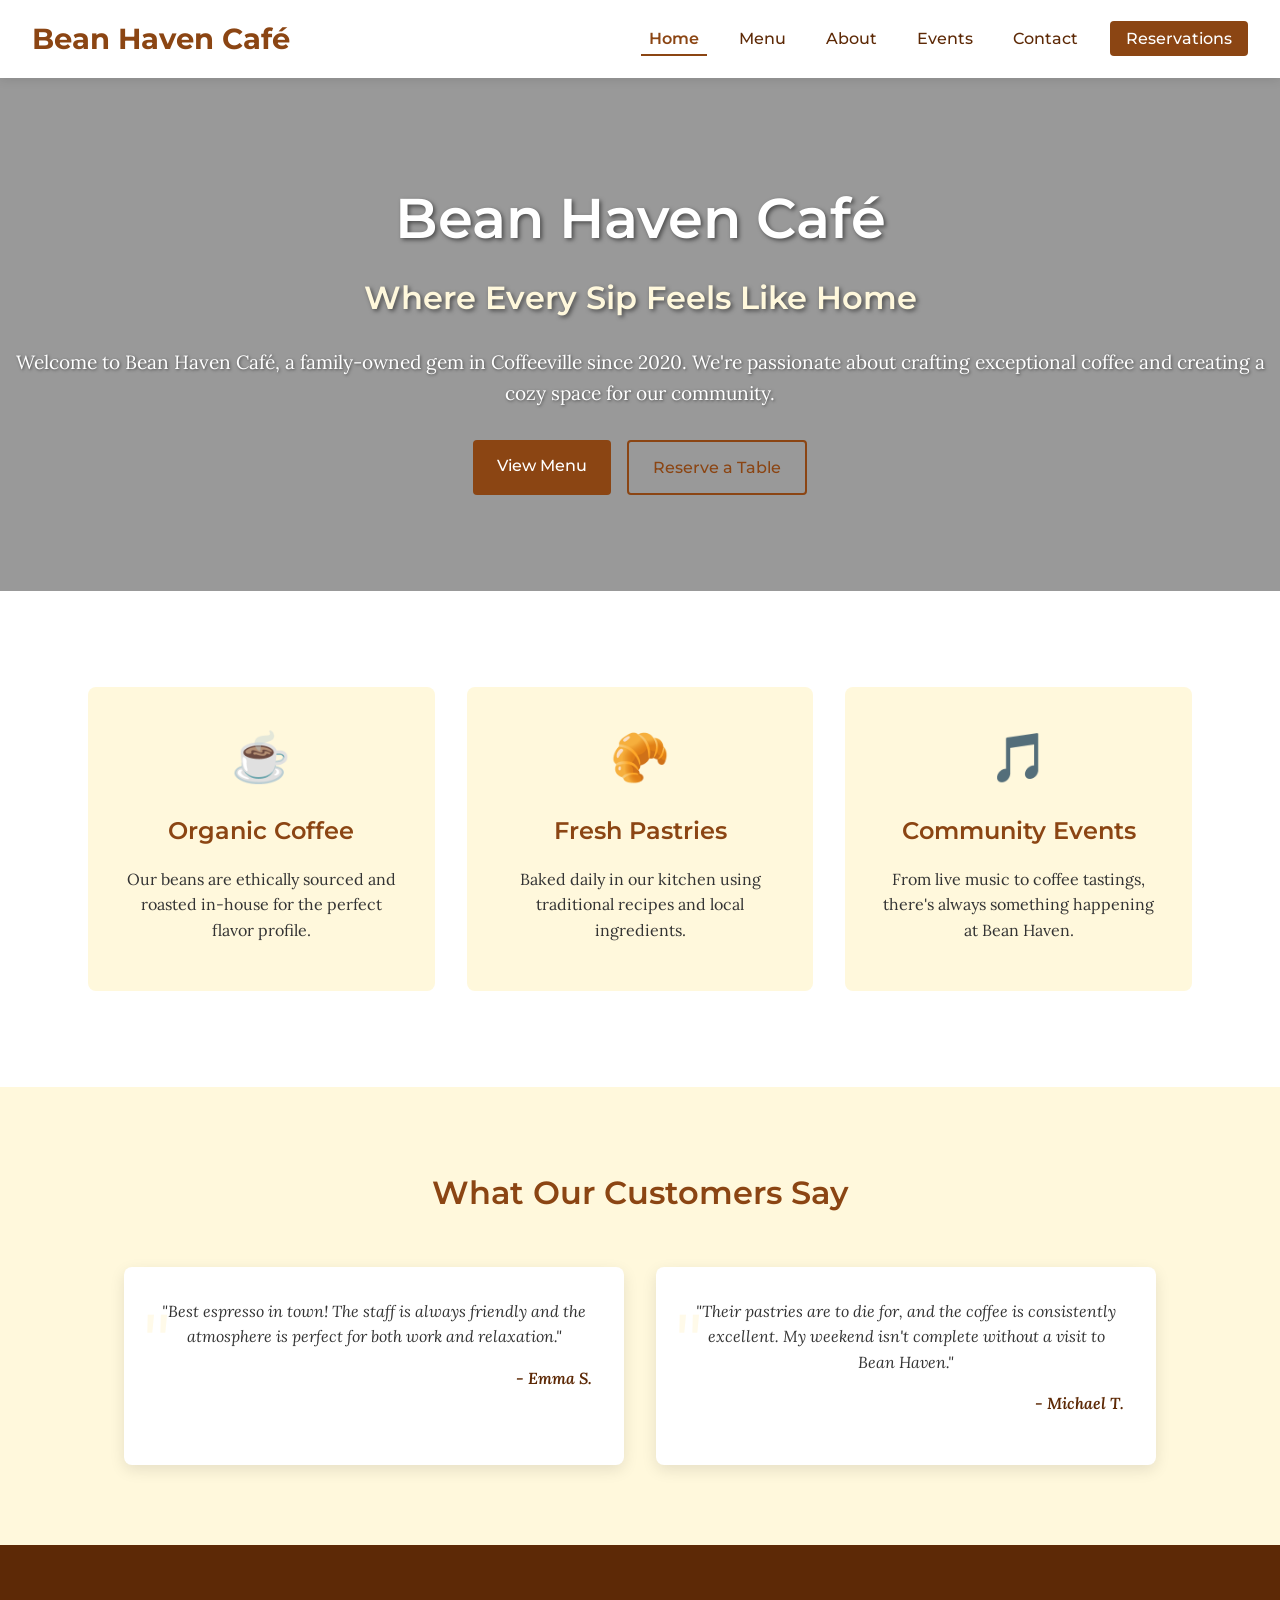
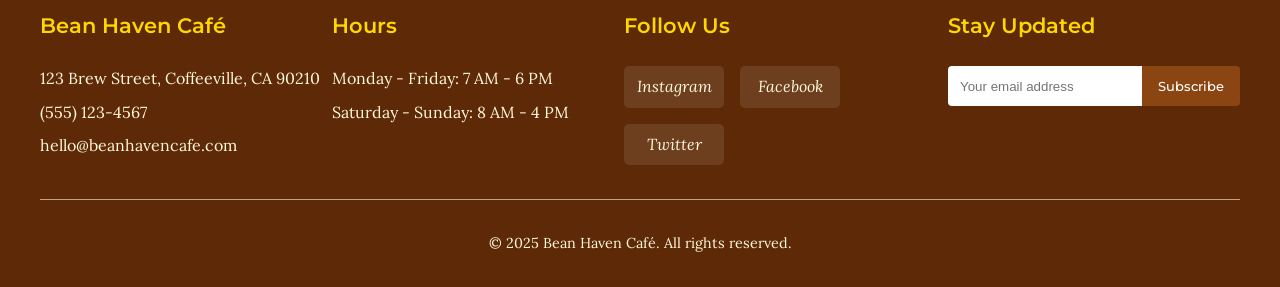
<file: index.html>
<!DOCTYPE html>
<html lang="en">
<head>
    <meta charset="UTF-8">
    <meta name="viewport" content="width=device-width, initial-scale=1.0">
    <title>Bean Haven Café | Where Every Sip Feels Like Home</title>
    <link rel="preconnect" href="https://fonts.googleapis.com">
    <link rel="preconnect" href="https://fonts.gstatic.com" crossorigin>
    <link href="https://fonts.googleapis.com/css2?family=Lora:ital,wght@0,400;0,500;0,600;0,700;1,400&family=Montserrat:wght@400;500;600;700&display=swap" rel="stylesheet">
    <link rel="stylesheet" href="css/styles.css">
</head>
<body>
    <header>
        <nav id="navbar">
            <div class="logo">Bean Haven Café</div>
            <ul class="nav-links">
                <li><a href="index.html" class="active">Home</a></li>
                <li><a href="menu.html">Menu</a></li>
                <li><a href="about.html">About</a></li>
                <li><a href="events.html">Events</a></li>
                <li><a href="contact.html">Contact</a></li>
                <li><a href="reservations.html" class="reservation-btn">Reservations</a></li>
            </ul>
            <div class="hamburger">
                <span class="bar"></span>
                <span class="bar"></span>
                <span class="bar"></span>
            </div>
        </nav>
    </header>

    <main>
        <section class="hero">
            <div class="hero-content fade-in">
                <h1>Bean Haven Café</h1>
                <h2>Where Every Sip Feels Like Home</h2>
                <p>Welcome to Bean Haven Café, a family-owned gem in Coffeeville since 2020. We're passionate about crafting exceptional coffee and creating a cozy space for our community.</p>
                <div class="cta-buttons">
                    <a href="menu.html" class="btn primary-btn">View Menu</a>
                    <a href="reservations.html" class="btn secondary-btn">Reserve a Table</a>
                </div>
            </div>
        </section>

        <section class="features">
            <div class="feature-card">
                <div class="feature-icon">☕</div>
                <h3>Organic Coffee</h3>
                <p>Our beans are ethically sourced and roasted in-house for the perfect flavor profile.</p>
            </div>
            <div class="feature-card">
                <div class="feature-icon">🥐</div>
                <h3>Fresh Pastries</h3>
                <p>Baked daily in our kitchen using traditional recipes and local ingredients.</p>
            </div>
            <div class="feature-card">
                <div class="feature-icon">🎵</div>
                <h3>Community Events</h3>
                <p>From live music to coffee tastings, there's always something happening at Bean Haven.</p>
            </div>
        </section>

        <section class="testimonials">
            <h2>What Our Customers Say</h2>
            <div class="testimonial-container">
                <div class="testimonial">
                    <p>"Best espresso in town! The staff is always friendly and the atmosphere is perfect for both work and relaxation."</p>
                    <p class="customer-name">- Emma S.</p>
                </div>
                <div class="testimonial">
                    <p>"Their pastries are to die for, and the coffee is consistently excellent. My weekend isn't complete without a visit to Bean Haven."</p>
                    <p class="customer-name">- Michael T.</p>
                </div>
            </div>
        </section>
    </main>

    <footer>
        <div class="footer-content">
            <div class="footer-info">
                <h3>Bean Haven Café</h3>
                <p>123 Brew Street, Coffeeville, CA 90210</p>
                <p>(555) 123-4567</p>
                <p>hello@beanhavencafe.com</p>
            </div>
            <div class="footer-hours">
                <h3>Hours</h3>
                <p>Monday - Friday: 7 AM - 6 PM</p>
                <p>Saturday - Sunday: 8 AM - 4 PM</p>
            </div>
            <div class="footer-social">
                <h3>Follow Us</h3>
                <div class="social-icons">
                    <a href="https://instagram.com/beanhavencafe" target="_blank" aria-label="Instagram"><i class="social-icon">Instagram</i></a>
                    <a href="https://facebook.com/beanhavencafe" target="_blank" aria-label="Facebook"><i class="social-icon">Facebook</i></a>
                    <a href="https://twitter.com/beanhavencafe" target="_blank" aria-label="Twitter"><i class="social-icon">Twitter</i></a>
                </div>
            </div>
            <div class="footer-newsletter">
                <h3>Stay Updated</h3>
                <form id="newsletter-form">
                    <input type="email" placeholder="Your email address" required>
                    <button type="submit" class="btn primary-btn">Subscribe</button>
                </form>
            </div>
        </div>
        <div class="footer-bottom">
            <p>&copy; 2025 Bean Haven Café. All rights reserved.</p>
        </div>
    </footer>

    <script src="js/scripts.js"></script>
</body>
</html>
</file>
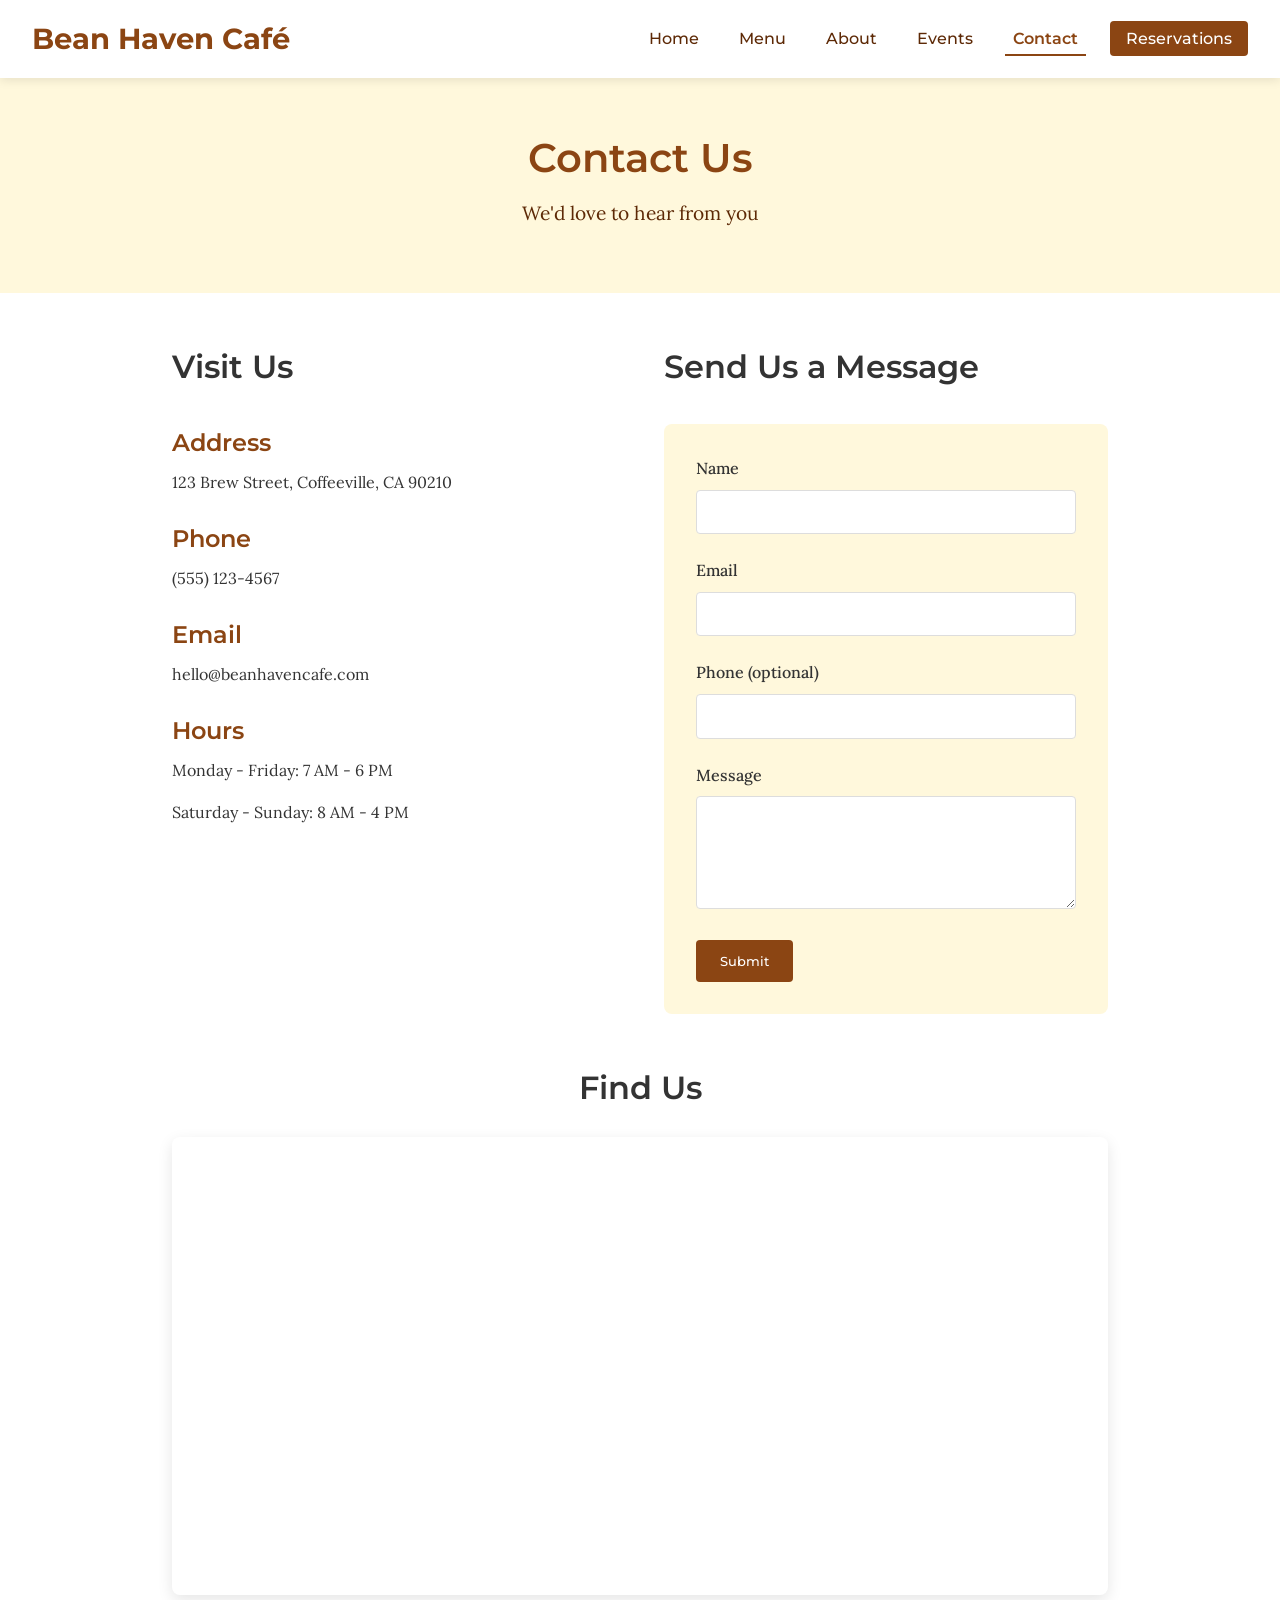
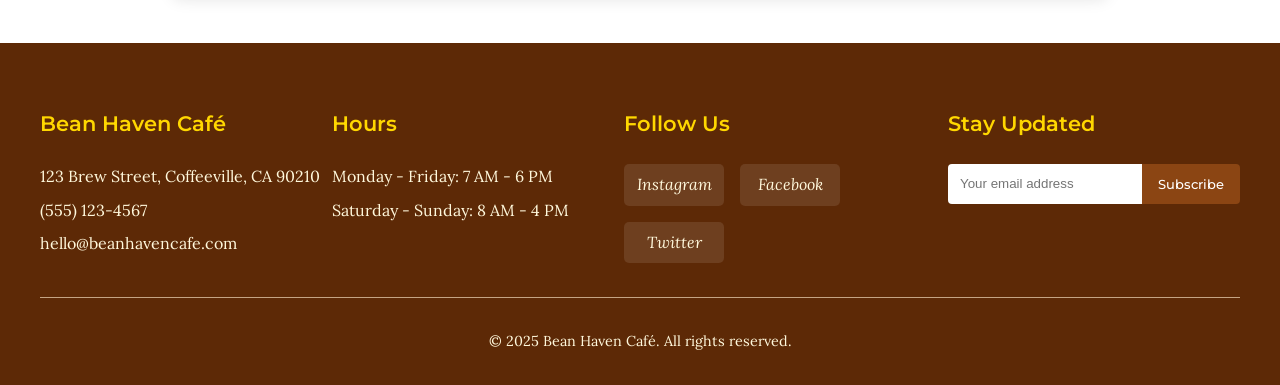
<file: contact.html>
<!DOCTYPE html>
<html lang="en">
<head>
    <meta charset="UTF-8">
    <meta name="viewport" content="width=device-width, initial-scale=1.0">
    <title>Contact Us | Bean Haven Café</title>
    <link rel="preconnect" href="https://fonts.googleapis.com">
    <link rel="preconnect" href="https://fonts.gstatic.com" crossorigin>
    <link href="https://fonts.googleapis.com/css2?family=Lora:ital,wght@0,400;0,500;0,600;0,700;1,400&family=Montserrat:wght@400;500;600;700&display=swap" rel="stylesheet">
    <link rel="stylesheet" href="css/styles.css">
</head>
<body>
    <header>
        <nav id="navbar">
            <div class="logo">Bean Haven Café</div>
            <ul class="nav-links">
                <li><a href="index.html">Home</a></li>
                <li><a href="menu.html">Menu</a></li>
                <li><a href="about.html">About</a></li>
                <li><a href="events.html">Events</a></li>
                <li><a href="contact.html" class="active">Contact</a></li>
                <li><a href="reservations.html" class="reservation-btn">Reservations</a></li>
            </ul>
            <div class="hamburger">
                <span class="bar"></span>
                <span class="bar"></span>
                <span class="bar"></span>
            </div>
        </nav>
    </header>

    <main>
        <section class="page-header">
            <h1>Contact Us</h1>
            <p>We'd love to hear from you</p>
        </section>

        <section class="contact-container">
            <div class="contact-info">
                <h2>Visit Us</h2>
                <div class="info-item">
                    <h3>Address</h3>
                    <p>123 Brew Street, Coffeeville, CA 90210</p>
                </div>
                <div class="info-item">
                    <h3>Phone</h3>
                    <p>(555) 123-4567</p>
                </div>
                <div class="info-item">
                    <h3>Email</h3>
                    <p>hello@beanhavencafe.com</p>
                </div>
                <div class="info-item">
                    <h3>Hours</h3>
                    <p>Monday - Friday: 7 AM - 6 PM</p>
                    <p>Saturday - Sunday: 8 AM - 4 PM</p>
                </div>
            </div>

            <div class="contact-form-container">
                <h2>Send Us a Message</h2>
                <form id="contact-form" class="contact-form">
                    <div class="form-group">
                        <label for="name">Name</label>
                        <input type="text" id="name" name="name" required>
                    </div>
                    <div class="form-group">
                        <label for="email">Email</label>
                        <input type="email" id="email" name="email" required>
                    </div>
                    <div class="form-group">
                        <label for="phone">Phone (optional)</label>
                        <input type="tel" id="phone" name="phone">
                    </div>
                    <div class="form-group">
                        <label for="message">Message</label>
                        <textarea id="message" name="message" rows="5" required></textarea>
                    </div>
                    <button type="submit" class="btn primary-btn">Submit</button>
                </form>
                <div id="form-success" class="form-success hidden">
                    <p>Thank you for your message! We'll get back to you soon.</p>
                </div>
            </div>
        </section>

        <section class="map-container">
            <h2>Find Us</h2>
            <div class="google-map">
                <iframe 
                    src="https://www.google.com/maps/embed?pb=!1m18!1m12!1m3!1d3305.7152203584424!2d-118.35832492392832!3d34.0827635722746!2m3!1f0!2f0!3f0!3m2!1i1024!2i768!4f13.1!3m3!1m2!1s0x80c2bed8944940e1%3A0x9a0f279b93b22c75!2sHollywood%2C%20Los%20Angeles%2C%20CA!5e0!3m2!1sen!2sus!4v1701234567890!5m2!1sen!2sus" 
                    width="100%" 
                    height="450" 
                    style="border:0;" 
                    allowfullscreen="" 
                    loading="lazy" 
                    referrerpolicy="no-referrer-when-downgrade">
                </iframe>
            </div>
        </section>
    </main>

    <footer>
        <div class="footer-content">
            <div class="footer-info">
                <h3>Bean Haven Café</h3>
                <p>123 Brew Street, Coffeeville, CA 90210</p>
                <p>(555) 123-4567</p>
                <p>hello@beanhavencafe.com</p>
            </div>
            <div class="footer-hours">
                <h3>Hours</h3>
                <p>Monday - Friday: 7 AM - 6 PM</p>
                <p>Saturday - Sunday: 8 AM - 4 PM</p>
            </div>
            <div class="footer-social">
                <h3>Follow Us</h3>
                <div class="social-icons">
                    <a href="https://instagram.com/beanhavencafe" target="_blank" aria-label="Instagram"><i class="social-icon">Instagram</i></a>
                    <a href="https://facebook.com/beanhavencafe" target="_blank" aria-label="Facebook"><i class="social-icon">Facebook</i></a>
                    <a href="https://twitter.com/beanhavencafe" target="_blank" aria-label="Twitter"><i class="social-icon">Twitter</i></a>
                </div>
            </div>
            <div class="footer-newsletter">
                <h3>Stay Updated</h3>
                <form id="newsletter-form">
                    <input type="email" placeholder="Your email address" required>
                    <button type="submit" class="btn primary-btn">Subscribe</button>
                </form>
            </div>
        </div>
        <div class="footer-bottom">
            <p>&copy; 2025 Bean Haven Café. All rights reserved.</p>
        </div>
    </footer>

    <script src="js/scripts.js"></script>
</body>
</html>
</file>
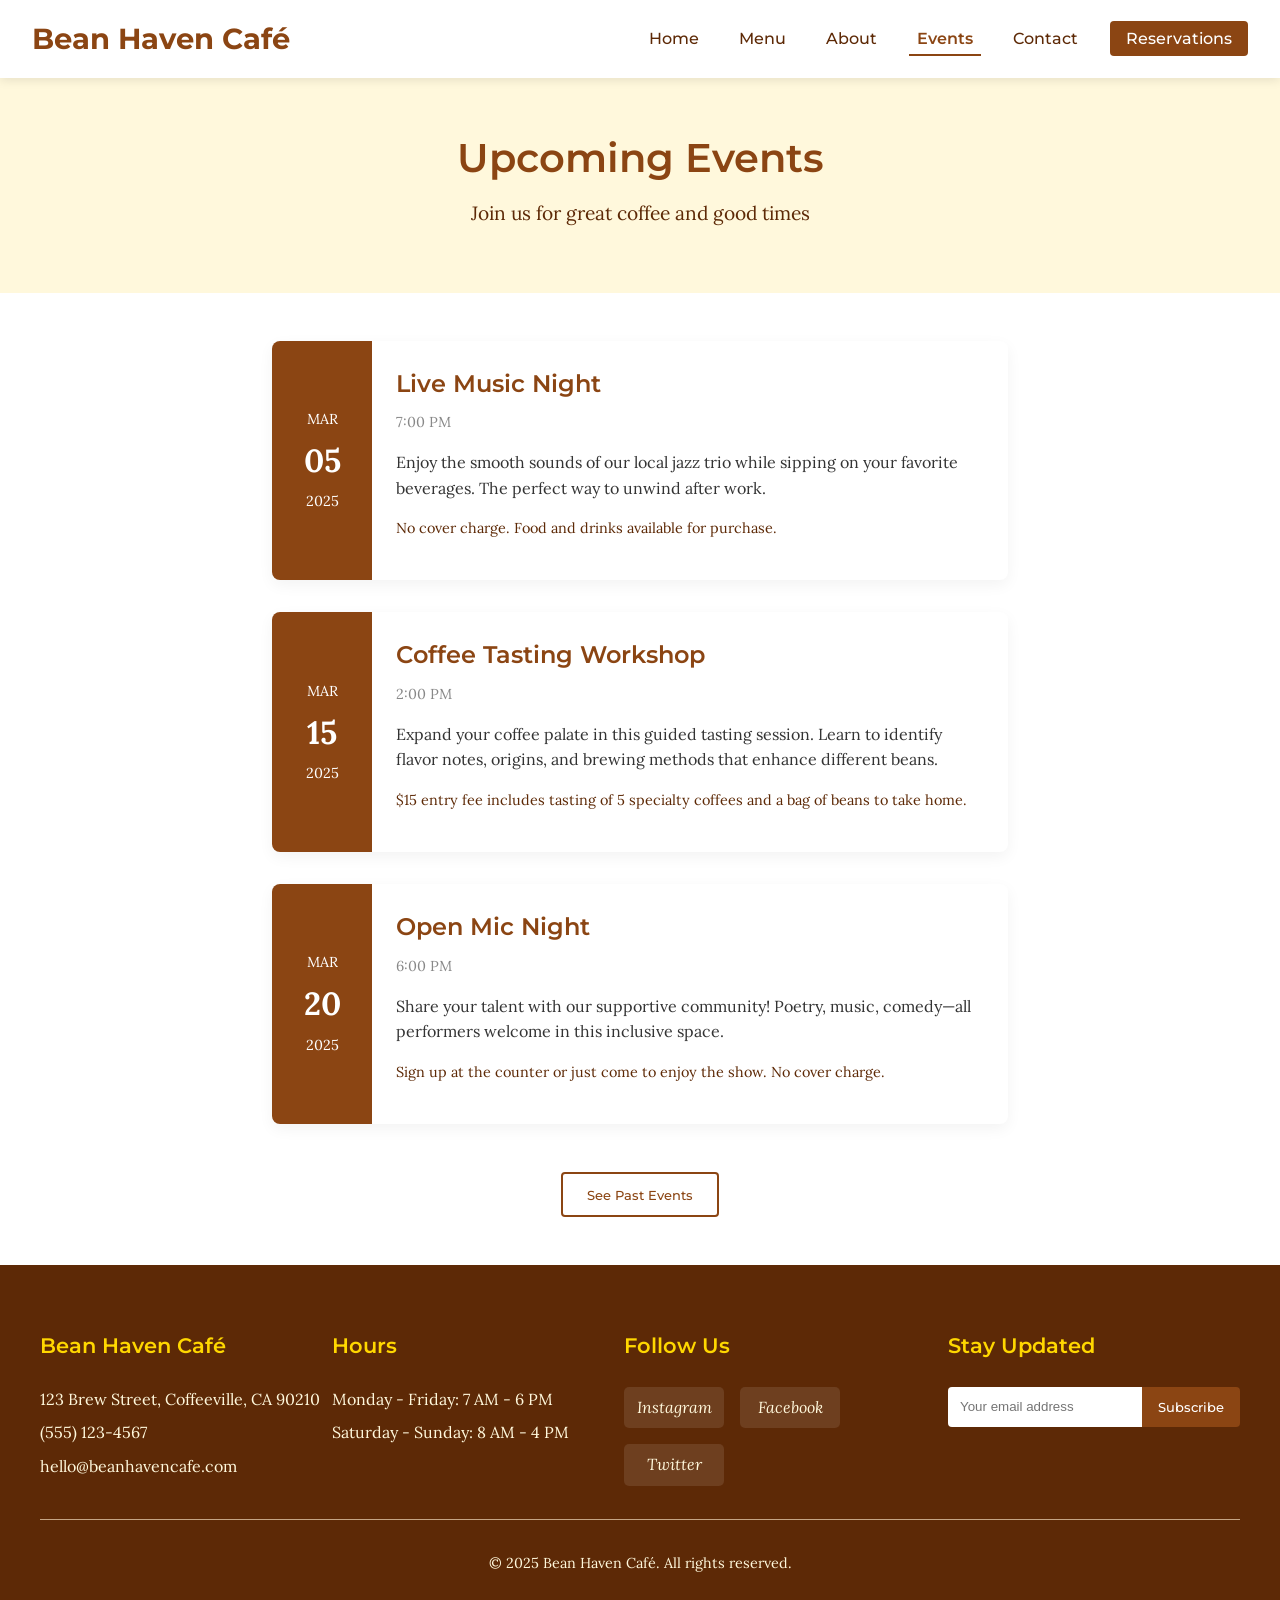
<file: events.html>
<!DOCTYPE html>
<html lang="en">
<head>
    <meta charset="UTF-8">
    <meta name="viewport" content="width=device-width, initial-scale=1.0">
    <title>Events | Bean Haven Café</title>
    <link rel="preconnect" href="https://fonts.googleapis.com">
    <link rel="preconnect" href="https://fonts.gstatic.com" crossorigin>
    <link href="https://fonts.googleapis.com/css2?family=Lora:ital,wght@0,400;0,500;0,600;0,700;1,400&family=Montserrat:wght@400;500;600;700&display=swap" rel="stylesheet">
    <link rel="stylesheet" href="css/styles.css">
</head>
<body>
    <header>
        <nav id="navbar">
            <div class="logo">Bean Haven Café</div>
            <ul class="nav-links">
                <li><a href="index.html">Home</a></li>
                <li><a href="menu.html">Menu</a></li>
                <li><a href="about.html">About</a></li>
                <li><a href="events.html" class="active">Events</a></li>
                <li><a href="contact.html">Contact</a></li>
                <li><a href="reservations.html" class="reservation-btn">Reservations</a></li>
            </ul>
            <div class="hamburger">
                <span class="bar"></span>
                <span class="bar"></span>
                <span class="bar"></span>
            </div>
        </nav>
    </header>

    <main>
        <section class="page-header">
            <h1>Upcoming Events</h1>
            <p>Join us for great coffee and good times</p>
        </section>

        <section class="events-container">
            <div class="upcoming-events">
                <div class="event-card">
                    <div class="event-date">
                        <span class="month">MAR</span>
                        <span class="day">05</span>
                        <span class="year">2025</span>
                    </div>
                    <div class="event-details">
                        <h3>Live Music Night</h3>
                        <p class="event-time">7:00 PM</p>
                        <p class="event-description">Enjoy the smooth sounds of our local jazz trio while sipping on your favorite beverages. The perfect way to unwind after work.</p>
                        <p class="event-info">No cover charge. Food and drinks available for purchase.</p>
                    </div>
                </div>

                <div class="event-card">
                    <div class="event-date">
                        <span class="month">MAR</span>
                        <span class="day">15</span>
                        <span class="year">2025</span>
                    </div>
                    <div class="event-details">
                        <h3>Coffee Tasting Workshop</h3>
                        <p class="event-time">2:00 PM</p>
                        <p class="event-description">Expand your coffee palate in this guided tasting session. Learn to identify flavor notes, origins, and brewing methods that enhance different beans.</p>
                        <p class="event-info">$15 entry fee includes tasting of 5 specialty coffees and a bag of beans to take home.</p>
                    </div>
                </div>

                <div class="event-card">
                    <div class="event-date">
                        <span class="month">MAR</span>
                        <span class="day">20</span>
                        <span class="year">2025</span>
                    </div>
                    <div class="event-details">
                        <h3>Open Mic Night</h3>
                        <p class="event-time">6:00 PM</p>
                        <p class="event-description">Share your talent with our supportive community! Poetry, music, comedy—all performers welcome in this inclusive space.</p>
                        <p class="event-info">Sign up at the counter or just come to enjoy the show. No cover charge.</p>
                    </div>
                </div>
            </div>

            <div class="past-events-toggle">
                <button id="past-events-btn" class="btn secondary-btn">See Past Events</button>
            </div>

            <div id="past-events" class="past-events hidden">
                <h2>Past Events</h2>
                <div class="event-card">
                    <div class="event-date">
                        <span class="month">FEB</span>
                        <span class="day">14</span>
                        <span class="year">2025</span>
                    </div>
                    <div class="event-details">
                        <h3>Valentine's Day Special</h3>
                        <p class="event-time">5:00 PM - 9:00 PM</p>
                        <p class="event-description">A romantic evening with special dessert pairings and live acoustic music.</p>
                    </div>
                </div>
                <div class="event-card">
                    <div class="event-date">
                        <span class="month">JAN</span>
                        <span class="day">20</span>
                        <span class="year">2025</span>
                    </div>
                    <div class="event-details">
                        <h3>Latte Art Competition</h3>
                        <p class="event-time">3:00 PM</p>
                        <p class="event-description">Local baristas showed off their skills in our friendly competition.</p>
                    </div>
                </div>
            </div>
        </section>
    </main>

    <footer>
        <div class="footer-content">
            <div class="footer-info">
                <h3>Bean Haven Café</h3>
                <p>123 Brew Street, Coffeeville, CA 90210</p>
                <p>(555) 123-4567</p>
                <p>hello@beanhavencafe.com</p>
            </div>
            <div class="footer-hours">
                <h3>Hours</h3>
                <p>Monday - Friday: 7 AM - 6 PM</p>
                <p>Saturday - Sunday: 8 AM - 4 PM</p>
            </div>
            <div class="footer-social">
                <h3>Follow Us</h3>
                <div class="social-icons">
                    <a href="https://instagram.com/beanhavencafe" target="_blank" aria-label="Instagram"><i class="social-icon">Instagram</i></a>
                    <a href="https://facebook.com/beanhavencafe" target="_blank" aria-label="Facebook"><i class="social-icon">Facebook</i></a>
                    <a href="https://twitter.com/beanhavencafe" target="_blank" aria-label="Twitter"><i class="social-icon">Twitter</i></a>
                </div>
            </div>
            <div class="footer-newsletter">
                <h3>Stay Updated</h3>
                <form id="newsletter-form">
                    <input type="email" placeholder="Your email address" required>
                    <button type="submit" class="btn primary-btn">Subscribe</button>
                </form>
            </div>
        </div>
        <div class="footer-bottom">
            <p>&copy; 2025 Bean Haven Café. All rights reserved.</p>
        </div>
    </footer>

    <script src="js/scripts.js"></script>
</body>
</html>
</file>
<file: css/styles.css>
/* 
Bean Haven Café - Main Stylesheet
Colors:
- Brown: #8B4513
- Cream: #FFF8DC
- Gold: #FFD700
- White: #FFFFFF
Typography:
- Primary: 'Lora', serif
- Secondary: 'Montserrat', sans-serif
*/

/* ========== GLOBAL STYLES ========== */
* {
    margin: 0;
    padding: 0;
    box-sizing: border-box;
}

:root {
    --brown: #8B4513;
    --cream: #FFF8DC;
    --gold: #FFD700;
    --white: #FFFFFF;
    --light-brown: #C4A484;
    --dark-brown: #5D2906;
    --gray: #888888;
    --light-gray: #f5f5f5;
    --transition: all 0.3s ease;
}

html {
    scroll-behavior: smooth;
}

body {
    font-family: 'Lora', serif;
    font-size: 16px;
    line-height: 1.6;
    color: #333;
    background-color: var(--white);
}

h1, h2, h3, h4, h5, h6 {
    font-family: 'Montserrat', sans-serif;
    margin-bottom: 1rem;
    font-weight: 600;
}

h1 {
    font-size: 2.5rem;
}

h2 {
    font-size: 2rem;
}

h3 {
    font-size: 1.5rem;
}

p {
    margin-bottom: 1rem;
}

a {
    color: var(--brown);
    text-decoration: none;
    transition: var(--transition);
}

a:hover {
    color: var(--dark-brown);
}

.img-responsive {
    max-width: 100%;
    height: auto;
    display: block;
}

.btn {
    display: inline-block;
    padding: 0.8rem 1.5rem;
    border-radius: 4px;
    font-family: 'Montserrat', sans-serif;
    font-weight: 500;
    text-align: center;
    cursor: pointer;
    transition: var(--transition);
    border: none;
}

.primary-btn {
    background-color: var(--brown);
    color: var(--white);
}

.primary-btn:hover {
    background-color: var(--dark-brown);
    color: var(--white);
    transform: translateY(-2px);
}

.secondary-btn {
    background-color: transparent;
    color: var(--brown);
    border: 2px solid var(--brown);
}

.secondary-btn:hover {
    background-color: var(--brown);
    color: var(--white);
    transform: translateY(-2px);
}

.hidden {
    display: none;
}

.container {
    max-width: 1200px;
    margin: 0 auto;
    padding: 0 1.5rem;
}

.page-header {
    text-align: center;
    padding: 3rem 1rem;
    background-color: var(--cream);
}

.page-header h1 {
    color: var(--brown);
    margin-bottom: 0.5rem;
}

.page-header p {
    color: var(--dark-brown);
    font-size: 1.2rem;
}

/* ========== HEADER & NAVIGATION ========== */
header {
    background-color: var(--white);
    box-shadow: 0 2px 10px rgba(0, 0, 0, 0.1);
    position: sticky;
    top: 0;
    z-index: 100;
}

#navbar {
    display: flex;
    justify-content: space-between;
    align-items: center;
    padding: 1rem 2rem;
    max-width: 1400px;
    margin: 0 auto;
}

.logo {
    font-family: 'Montserrat', sans-serif;
    font-size: 1.8rem;
    font-weight: 700;
    color: var(--brown);
}

.nav-links {
    display: flex;
    list-style: none;
}

.nav-links li {
    margin-left: 1.5rem;
}

.nav-links a {
    font-family: 'Montserrat', sans-serif;
    color: var(--dark-brown);
    font-weight: 500;
    padding: 0.5rem;
    position: relative;
}

.nav-links a:after {
    content: '';
    position: absolute;
    width: 0;
    height: 2px;
    bottom: 0;
    left: 0;
    background-color: var(--brown);
    transition: var(--transition);
}

.nav-links a:hover:after,
.nav-links a.active:after {
    width: 100%;
}

.nav-links a.active {
    color: var(--brown);
    font-weight: 600;
}

.nav-links .reservation-btn {
    background-color: var(--brown);
    color: var(--white);
    padding: 0.5rem 1rem;
    border-radius: 4px;
}

.nav-links .reservation-btn:hover,
.nav-links .reservation-btn.active {
    background-color: var(--dark-brown);
    color: var(--white);
}

.nav-links .reservation-btn:after {
    display: none;
}

.hamburger {
    display: none;
    cursor: pointer;
}

.bar {
    display: block;
    width: 25px;
    height: 3px;
    margin: 5px auto;
    background-color: var(--brown);
    transition: var(--transition);
}

/* ========== HERO SECTION ========== */
.hero {
    background-image: url('https://images.unsplash.com/photo-1501339847302-ac426a4a7cbb?q=80&w=1920&auto=format&fit=crop');
    background-size: cover;
    background-position: center;
    background-repeat: no-repeat;
    position: relative;
    color: var(--white);
    padding: 6rem 0;
    text-align: center;
}

.hero::before {
    content: '';
    position: absolute;
    top: 0;
    left: 0;
    width: 100%;
    height: 100%;
    background-color: rgba(0, 0, 0, 0.4);
    z-index: 1;
}

.hero-content {
    position: relative;
    z-index: 2;
}

.hero h1 {
    font-size: 3.5rem;
    margin-bottom: 0.5rem;
    text-shadow: 2px 2px 4px rgba(0, 0, 0, 0.5);
}

.hero h2 {
    font-size: 2rem;
    margin-bottom: 1.5rem;
    color: var(--cream);
    text-shadow: 2px 2px 4px rgba(0, 0, 0, 0.5);
}

.hero p {
    font-size: 1.2rem;
    margin-bottom: 2rem;
    text-shadow: 1px 1px 3px rgba(0, 0, 0, 0.5);
}

.cta-buttons {
    display: flex;
    justify-content: center;
    gap: 1rem;
}

/* Animation */
.fade-in {
    animation: fadeIn 1.5s ease-in;
}

@keyframes fadeIn {
    0% { opacity: 0; }
    100% { opacity: 1; }
}

/* ========== FEATURES SECTION ========== */
.features {
    display: flex;
    flex-wrap: wrap;
    justify-content: space-between;
    padding: 5rem 2rem;
    max-width: 1200px;
    margin: 0 auto;
    background-color: var(--white);
}

.feature-card {
    flex: 1;
    min-width: 300px;
    padding: 2rem;
    margin: 1rem;
    text-align: center;
    background-color: var(--cream);
    border-radius: 8px;
    transition: var(--transition);
}

.feature-card:hover {
    transform: translateY(-10px);
    box-shadow: 0 10px 20px rgba(0, 0, 0, 0.1);
}

.feature-icon {
    font-size: 3rem;
    margin-bottom: 1rem;
}

.feature-card h3 {
    color: var(--brown);
    margin-bottom: 1rem;
}

/* ========== TESTIMONIALS SECTION ========== */
.testimonials {
    padding: 5rem 2rem;
    background-color: var(--cream);
    text-align: center;
}

.testimonials h2 {
    color: var(--brown);
    margin-bottom: 3rem;
}

.testimonial-container {
    display: flex;
    flex-wrap: wrap;
    justify-content: center;
    gap: 2rem;
    max-width: 1200px;
    margin: 0 auto;
}

.testimonial {
    background-color: var(--white);
    padding: 2rem;
    border-radius: 8px;
    box-shadow: 0 5px 15px rgba(0, 0, 0, 0.1);
    max-width: 500px;
    position: relative;
}

.testimonial p {
    font-style: italic;
    position: relative;
    z-index: 1;
}

.testimonial p:first-child::before {
    content: '"';
    position: absolute;
    top: -20px;
    left: -15px;
    font-size: 5rem;
    color: var(--cream);
    z-index: -1;
    opacity: 0.6;
}

.customer-name {
    font-weight: 600;
    text-align: right;
    color: var(--dark-brown);
}

/* ========== MENU PAGE ========== */
.menu-container {
    max-width: 1000px;
    margin: 3rem auto;
    padding: 0 2rem;
}

.menu-tabs {
    display: flex;
    justify-content: center;
    margin-bottom: 2rem;
    border-bottom: 1px solid var(--light-brown);
}

.menu-tab {
    background: none;
    border: none;
    padding: 1rem 2rem;
    font-family: 'Montserrat', sans-serif;
    font-size: 1.1rem;
    color: var(--gray);
    cursor: pointer;
    position: relative;
    transition: var(--transition);
}

.menu-tab:hover {
    color: var(--brown);
}

.menu-tab.active {
    color: var(--brown);
    font-weight: 600;
}

.menu-tab.active::after {
    content: '';
    position: absolute;
    bottom: -1px;
    left: 0;
    width: 100%;
    height: 3px;
    background-color: var(--brown);
}

.menu-pdf {
    text-align: right;
    margin-bottom: 2rem;
}

.menu-section {
    display: none;
}

.menu-section.active {
    display: block;
}

.menu-section h2 {
    color: var(--brown);
    margin: 2rem 0 1rem;
    border-bottom: 2px solid var(--cream);
    padding-bottom: 0.5rem;
}

.menu-items {
    display: grid;
    grid-template-columns: repeat(auto-fill, minmax(300px, 1fr));
    gap: 2rem;
    margin-bottom: 2rem;
}

.menu-item {
    padding: 1rem;
    border-radius: 8px;
    transition: var(--transition);
    cursor: pointer;
}

.menu-item:hover {
    background-color: var(--cream);
    transform: translateY(-5px);
}

.menu-item-header {
    display: flex;
    justify-content: space-between;
    align-items: baseline;
    margin-bottom: 0.5rem;
}

.menu-item-header h3 {
    margin: 0;
    color: var(--dark-brown);
}

.price {
    font-family: 'Montserrat', sans-serif;
    font-weight: 600;
    color: var(--brown);
}

.description {
    color: var(--gray);
    font-size: 0.9rem;
    margin: 0;
}

.allergy-notice {
    background-color: var(--cream);
    padding: 1rem;
    border-radius: 8px;
    font-size: 0.9rem;
    text-align: center;
    margin: 2rem 0;
}

/* ========== ABOUT PAGE ========== */
.about-container {
    max-width: 1000px;
    margin: 3rem auto;
    padding: 0 2rem;
}

.our-story, .our-team, .our-values {
    margin-bottom: 4rem;
}

.story-content {
    display: flex;
    flex-wrap: wrap;
    align-items: center;
    gap: 2rem;
}

.story-image {
    flex: 1;
    min-width: 300px;
}

.story-text {
    flex: 1;
    min-width: 300px;
}

.team-members {
    display: flex;
    flex-wrap: wrap;
    justify-content: center;
    gap: 2rem;
    margin-top: 2rem;
}

.team-member {
    flex: 1;
    min-width: 250px;
    max-width: 300px;
    text-align: center;
}

.team-member img {
    border-radius: 50%;
    width: 200px;
    height: 200px;
    object-fit: cover;
    margin-bottom: 1rem;
    border: 5px solid var(--cream);
}

.team-member h3 {
    color: var(--brown);
    margin-bottom: 0.25rem;
}

.team-member p:first-of-type {
    color: var(--gray);
    font-style: italic;
    margin-bottom: 1rem;
}

.values-list {
    display: grid;
    grid-template-columns: repeat(auto-fill, minmax(300px, 1fr));
    gap: 2rem;
    margin-top: 2rem;
}

.value-item {
    background-color: var(--cream);
    padding: 2rem;
    border-radius: 8px;
    transition: var(--transition);
}

.value-item:hover {
    transform: translateY(-5px);
    box-shadow: 0 10px 20px rgba(0, 0, 0, 0.1);
}

.value-item h3 {
    color: var(--brown);
    margin-bottom: 1rem;
}

/* ========== CONTACT PAGE ========== */
.contact-container {
    display: grid;
    grid-template-columns: 1fr 1fr;
    gap: 3rem;
    max-width: 1000px;
    margin: 3rem auto;
    padding: 0 2rem;
}

.contact-info h2, .contact-form-container h2 {
    margin-bottom: 2rem;
}

.info-item {
    margin-bottom: 1.5rem;
}

.info-item h3 {
    color: var(--brown);
    margin-bottom: 0.5rem;
}

.contact-form {
    background-color: var(--cream);
    padding: 2rem;
    border-radius: 8px;
}

.form-group {
    margin-bottom: 1.5rem;
}

.form-group label {
    display: block;
    margin-bottom: 0.5rem;
    font-weight: 500;
}

.form-group input,
.form-group textarea,
.form-group select {
    width: 100%;
    padding: 0.8rem;
    border: 1px solid #ddd;
    border-radius: 4px;
    font-family: 'Lora', serif;
}

.form-group input:focus,
.form-group textarea:focus,
.form-group select:focus {
    outline: none;
    border-color: var(--brown);
}

.form-success {
    background-color: #dff0d8;
    color: #3c763d;
    padding: 1rem;
    border-radius: 4px;
    margin-top: 1rem;
    text-align: center;
}

.map-container {
    max-width: 1000px;
    margin: 3rem auto;
    padding: 0 2rem;
}

.map-container h2 {
    margin-bottom: 1.5rem;
    text-align: center;
}

.google-map {
    border-radius: 8px;
    overflow: hidden;
    box-shadow: 0 5px 15px rgba(0, 0, 0, 0.1);
}

/* ========== EVENTS PAGE ========== */
.events-container {
    max-width: 800px;
    margin: 3rem auto;
    padding: 0 2rem;
}

.event-card {
    display: flex;
    margin-bottom: 2rem;
    background-color: var(--white);
    border-radius: 8px;
    overflow: hidden;
    box-shadow: 0 5px 15px rgba(0, 0, 0, 0.05);
    transition: var(--transition);
}

.event-card:hover {
    transform: translateY(-5px);
    box-shadow: 0 10px 20px rgba(0, 0, 0, 0.1);
}

.event-date {
    background-color: var(--brown);
    color: var(--white);
    padding: 1.5rem;
    display: flex;
    flex-direction: column;
    align-items: center;
    justify-content: center;
    min-width: 100px;
    text-align: center;
}

.month, .year {
    font-size: 0.9rem;
}

.day {
    font-size: 2rem;
    font-weight: 700;
    margin: 0.25rem 0;
}

.event-details {
    padding: 1.5rem;
    flex: 1;
}

.event-details h3 {
    color: var(--brown);
    margin-bottom: 0.5rem;
}

.event-time {
    color: var(--gray);
    font-size: 0.9rem;
    margin-bottom: 1rem;
}

.event-description {
    margin-bottom: 1rem;
}

.event-info {
    font-size: 0.9rem;
    color: var(--dark-brown);
}

.past-events-toggle {
    text-align: center;
    margin: 3rem 0 2rem;
}

.past-events h2 {
    margin-bottom: 2rem;
    text-align: center;
    color: var(--gray);
}

/* ========== RESERVATIONS PAGE ========== */
.reservation-container {
    display: grid;
    grid-template-columns: 1fr 1fr;
    gap: 3rem;
    max-width: 1000px;
    margin: 3rem auto;
    padding: 0 2rem;
}

.reservation-info h2, .reservation-form-container h2 {
    margin-bottom: 1.5rem;
}

.reservation-image {
    margin-top: 2rem;
    border-radius: 8px;
    overflow: hidden;
    box-shadow: 0 5px 15px rgba(0, 0, 0, 0.1);
}

.reservation-form {
    background-color: var(--cream);
    padding: 2rem;
    border-radius: 8px;
}

.form-note {
    font-size: 0.9rem;
    color: var(--gray);
    margin-bottom: 1.5rem;
}

.reservation-success {
    background-color: #dff0d8;
    color: #3c763d;
    padding: 1rem;
    border-radius: 4px;
    margin-top: 1rem;
    text-align: center;
}

/* ========== FOOTER ========== */
footer {
    background-color: var(--dark-brown);
    color: var(--cream);
    padding: 4rem 2rem 2rem;
}

.footer-content {
    display: flex;
    flex-wrap: wrap;
    justify-content: space-between;
    max-width: 1200px;
    margin: 0 auto;
}

.footer-info, .footer-hours, .footer-social, .footer-newsletter {
    flex: 1;
    min-width: 250px;
    margin-bottom: 2rem;
}

.footer-content h3 {
    color: var(--gold);
    margin-bottom: 1.5rem;
    font-size: 1.3rem;
}

.footer-info p, .footer-hours p {
    margin-bottom: 0.5rem;
}

.footer-social {
    margin-right: 2rem;
}

.social-icons {
    display: flex;
    flex-wrap: wrap;
    gap: 1rem;
    margin-top: 1rem;
}

.social-icons a {
    display: inline-block;
    color: var(--cream);
    font-size: 1rem;
    transition: var(--transition);
    padding: 0.5rem;
    background-color: rgba(255,255,255,0.1);
    border-radius: 5px;
    min-width: 100px;
    text-align: center;
}

.social-icons a:hover {
    color: var(--gold);
    background-color: rgba(255,255,255,0.2);
    transform: translateY(-3px);
}

.footer-newsletter {
    flex: 1;
    min-width: 280px;
}

#newsletter-form {
    display: flex;
    margin-top: 1rem;
}

#newsletter-form input[type="email"] {
    flex: 1;
    padding: 0.75rem;
    border: none;
    border-radius: 4px 0 0 4px;
    outline: none;
}

#newsletter-form .btn {
    border-radius: 0 4px 4px 0;
    padding: 0.75rem 1rem;
    border: none;
    cursor: pointer;
}

.footer-bottom {
    text-align: center;
    padding-top: 2rem;
    border-top: 1px solid var(--light-brown);
    margin-top: 2rem;
    max-width: 1200px;
    margin: 0 auto;
}

.footer-bottom p {
    font-size: 0.9rem;
    margin: 0;
}

/* ========== RESPONSIVE STYLES ========== */
@media (max-width: 1024px) {
    .hero h1 {
        font-size: 3rem;
    }
    
    .hero h2 {
        font-size: 1.8rem;
    }
    
    .contact-container, 
    .reservation-container {
        grid-template-columns: 1fr;
    }
}

@media (max-width: 768px) {
    .hamburger {
        display: block;
    }
    
    .hamburger.active .bar:nth-child(2) {
        opacity: 0;
    }
    
    .hamburger.active .bar:nth-child(1) {
        transform: translateY(8px) rotate(45deg);
    }
    
    .hamburger.active .bar:nth-child(3) {
        transform: translateY(-8px) rotate(-45deg);
    }
    
    .nav-links {
        position: fixed;
        left: -100%;
        top: 70px;
        flex-direction: column;
        background-color: var(--white);
        width: 100%;
        text-align: center;
        transition: var(--transition);
        padding: 2rem 0;
        box-shadow: 0 5px 10px rgba(0, 0, 0, 0.1);
    }
    
    .nav-links.active {
        left: 0;
    }
    
    .nav-links li {
        margin: 1.5rem 0;
    }
    
    .hero h1 {
        font-size: 2.5rem;
    }
    
    .hero h2 {
        font-size: 1.5rem;
    }
    
    .hero p {
        font-size: 1rem;
    }
    
    .cta-buttons {
        flex-direction: column;
        align-items: center;
    }
    
    .cta-buttons .btn {
        width: 80%;
        margin-bottom: 1rem;
    }
    
    .feature-card {
        min-width: 100%;
    }
    
    .menu-tab {
        font-size: 0.9rem;
        padding: 0.8rem 1rem;
    }
    
    .footer-content {
        flex-direction: column;
    }
    
    .footer-info, .footer-hours, .footer-social, .footer-newsletter {
        width: 100%;
        margin-bottom: 2rem;
    }
    
    .social-icons {
        justify-content: flex-start;
    }
    
    #newsletter-form {
        flex-direction: column;
    }
    
    #newsletter-form input[type="email"] {
        border-radius: 4px;
        margin-bottom: 0.5rem;
    }
    
    #newsletter-form .btn {
        border-radius: 4px;
        width: 100%;
    }
}

@media (max-width: 480px) {
    .hero h1 {
        font-size: 2rem;
    }
    
    .hero h2 {
        font-size: 1.2rem;
    }
    
    .page-header h1 {
        font-size: 2rem;
    }
    
    .page-header p {
        font-size: 1rem;
    }
    
    .event-date {
        min-width: 80px;
        padding: 1rem;
    }
    
    .day {
        font-size: 1.5rem;
    }
    
    .menu-tabs {
        flex-direction: column;
        align-items: center;
    }
    
    .menu-tab {
        width: 100%;
        text-align: center;
        border-bottom: 1px solid var(--cream);
    }
    
    .menu-items {
        grid-template-columns: 1fr;
    }
}

/* About page background */
.about-hero {
    background-image: url('https://images.unsplash.com/photo-1442975631115-c4f7b05b6ffe?q=80&w=1920&auto=format&fit=crop');
    background-size: cover;
    background-position: center;
}

/* Events page background */
.events-hero {
    background-image: url('https://images.unsplash.com/photo-1517231925375-bf2cb42917a5?q=80&w=1920&auto=format&fit=crop');
    background-size: cover;
    background-position: center;
}
</file>
